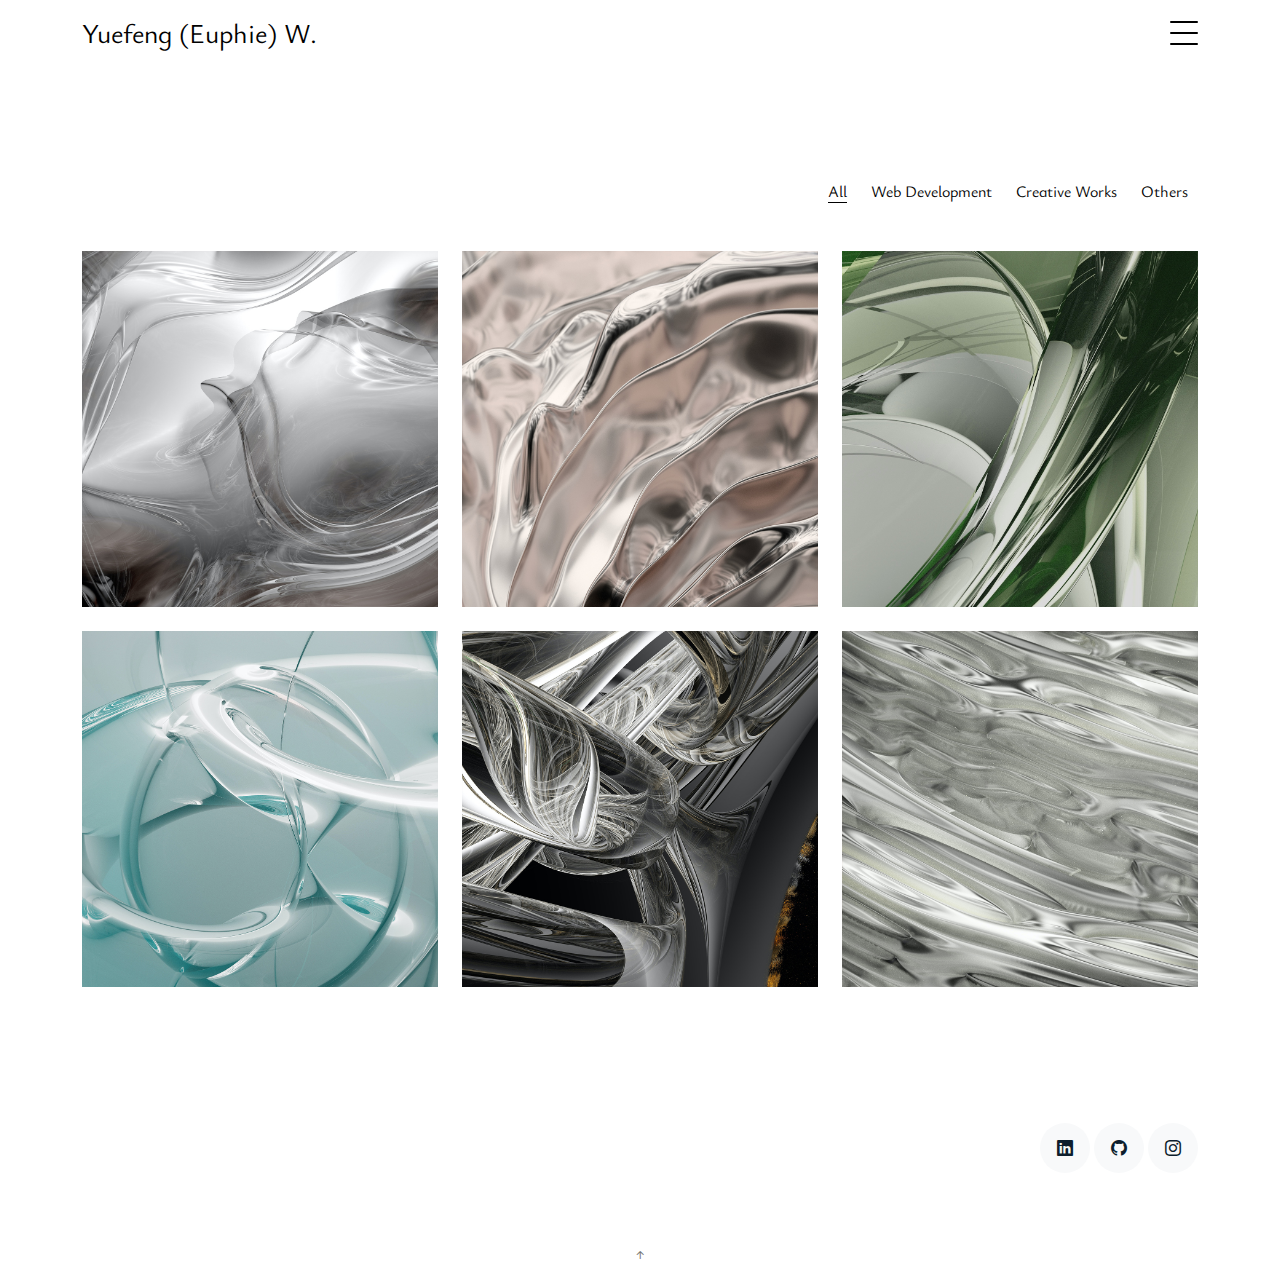
<file: index.html>
<!DOCTYPE html>
<html lang="en">

<head>
  <meta charset="utf-8">
  <meta content="width=device-width, initial-scale=1.0" name="viewport">
  <!-- https://cieranmurphy.com/ -->
  <title>Yuefeng (Euphie) Wang</title>
  <meta content="" name="description">
  <meta content="" name="keywords">

  <!-- Favicons -->
  <link href="assets/img/favicon.ico" rel="icon">
  <link href="assets/img/favicon.ico" rel="apple-touch-icon">

  <!-- Google Fonts -->
  <!-- <link rel="preconnect" href="https://fonts.googleapis.com">
  <link rel="preconnect" href="https://fonts.gstatic.com" crossorigin> -->
  <link
    href="https://fonts.googleapis.com/css2?family=Ysabeau+Infant:ital,wght@0,1;0,100;0,200;0,300;0,500;0,600;0,800;0,900;1,200&display=swap"
    rel="stylesheet">
  <!-- <link href="https://fonts.googleapis.com/css?family=https://fonts.googleapis.com/css?family=Inconsolata:400,500,600,700|Raleway:400,400i,500,500i,600,600i,700,700i" rel="stylesheet"> -->

  <!-- Vendor CSS Files -->
  <link href="assets/vendor/aos/aos.css" rel="stylesheet">
  <link href="assets/vendor/bootstrap/css/bootstrap.min.css" rel="stylesheet">
  <link href="assets/vendor/bootstrap-icons/bootstrap-icons.css" rel="stylesheet">
  <link href="assets/vendor/swiper/swiper-bundle.min.css" rel="stylesheet">

  <!-- Template Main CSS File -->
  <link href="assets/css/style.css" rel="stylesheet">

</head>

<body>

  <!-- ======= Navbar ======= -->
  <div class="collapse navbar-collapse custom-navmenu" id="main-navbar">
    <div class="container py-2 py-md-5">
      <div class="row align-items-start">
        <div class="col-md-2">
          <ul class="custom-menu">
            <li class="active"><a href="index.html">Home</a></li>
            <li><a href="about.html">About Me</a></li>
            <li><a href="project.html">Web Development</a></li>
            <li><a href="photography.html">Photography</a></li>
            <li><a href="design.html">Design</a></li>
            <li><a href="illustration.html">Illustration</a></li>
            <!-- <li><a href="blog.html">Blog</a></li> -->
          </ul>
        </div>
        <div class="col-md-6 d-none d-md-block  mr-auto">
          <div class="tweet d-flex">
            <div>
              <p><em>A Versatile Professional in both Web Development and Traffic Engineering, with proficiency in
                  multiple
                  programming languages and technologies. Seamlessly combine technical proficiency with artistic flair
                  to develop effective solutions with a lasting impact.<br></em></p>
            </div>
          </div>
        </div>
        <div class="col-md-4 d-none d-md-block">
          <h3>Hire Me</h3>
          <p>Web Developer | Photographer | Graphics Designer <br> <a href="#">aaadoki@gmail.com &nbsp</a>
            <a href="https://www.linkedin.com/in/yuefeng-w-386377220/"><span class="bi bi-linkedin">&nbsp</span></a>
            <a href="https://github.com/euphw"><span class="bi bi-github">&nbsp</span></a>
            <a href="https://www.instagram.com/aaadoki/"><span class="bi bi-instagram">&nbsp</span></a>
        </p>
        </div>
      </div>

    </div>
  </div>

  <nav class="navbar navbar-light custom-navbar">
    <div class="container">
      <a class="navbar-brand" href="index.html">Yuefeng (Euphie) W.</a>
      <a href="#" class="burger" data-bs-toggle="collapse" data-bs-target="#main-navbar">
        <span></span>
      </a>
    </div>
  </nav>

  <main id="main">

    <!-- ======= Works Section ======= -->
    <section class="section site-portfolio">
      <div class="container">
        <div class="row mb-5 align-items-center">
          <div class="col-md-12 col-lg-6 mb-4 mb-lg-0" data-aos="fade-up">
            <h2></h2>
            <p class="mb-0"></p>
          </div>
          <div class="col-md-12 col-lg-6 text-start text-lg-end" data-aos="fade-up" data-aos-delay="100">
            <div id="filters" class="filters">
              <a href="#" data-filter="*" class="active">All</a>
              <a href="#" data-filter=".web">Web Development</a>
              <a href="#" data-filter=".creative">Creative Works</a>
              <a href="#" data-filter=".others">Others</a>
            </div>
          </div>
        </div>
        <div id="portfolio-grid" class="row no-gutter portfolio-grid" data-aos="fade-up" data-aos-delay="200">
          <div class="item web col-sm-6 col-md-4 col-lg-4 mb-4">
            <a href="project.html" class="item-wrap fancybox">
              <div class="work-info">
                <h3>Projects</h3>
                <span>Web Development</span>
              </div>
              <img class="img-fluid" src="assets/img/bg-1.jpg">
            </a>
          </div>
          <div class="item creative col-sm-6 col-md-4 col-lg-4 mb-4">
            <a href="photography.html" class="item-wrap fancybox">
              <div class="work-info">
                <h3>Photography</h3>
                <span>Creative Works</span>
              </div>
              <img class="img-fluid" src="assets/img/bg-2.jpg">
            </a>
          </div>
          <div class="item creative col-sm-6 col-md-4 col-lg-4 mb-4">
            <a href="design.html" class="item-wrap fancybox">
              <div class="work-info">
                <h3>Design</h3>
                <span>Creative Works</span>
              </div>
              <img class="img-fluid" src="assets/img/bg-5.jpg">
            </a>
          </div>
          <div class="item creative col-sm-6 col-md-4 col-lg-4 mb-4">
            <a href="illustration.html" class="item-wrap fancybox">
              <div class="work-info">
                <h3>Illustration</h3>
                <span>Creative Works</span>
              </div>
              <img class="img-fluid" src="assets/img/bg-4.jpg">
            </a>
          </div>
          <div class="item others col-sm-6 col-md-4 col-lg-4 mb-4">
            <a href="about.html" class="item-wrap fancybox">
              <div class="work-info">
                <h3>About me</h3>
                <span>Others</span>
              </div>
              <img class="img-fluid" src="assets/img/dev.jpg">
            </a>
          </div>
          <div class="item others col-sm-6 col-md-4 col-lg-4 mb-4">
            <a href="blog.html" class="item-wrap fancybox">
              <div class="work-info">
                <h3>Blog</h3>
                <span>Others</span>
              </div>
              <img class="img-fluid" src="assets/img/bg-6.jpg">
            </a>
          </div>
        </div>
      </div>
    </section><!-- End  Works Section -->


    <!-- ======= Services Section ======= -->
    <!-- <section class="section services">
      <div class="container">
        <div class="row justify-content-center text-center mb-4">
          <div class="col-5">
            <h3 class="h3 heading">My Services</h3>
            <p>Lorem ipsum dolor sit amet consectetur adipisicing elit explicabo inventore.</p>
          </div>
        </div>
        <div class="row">

          <div class="col-12 col-sm-6 col-md-6 col-lg-3">
            <i class="bi bi-card-checklist"></i>
            <h4 class="h4 mb-2">Web Design</h4>
            <p>Lorem ipsum dolor sit amet consectetur adipisicing elit explicabo inventore.</p>
            <ul class="list-unstyled list-line">
              <li>Lorem ipsum dolor sit amet consectetur adipisicing</li>
              <li>Non pariatur nisi</li>
              <li>Magnam soluta quod</li>
              <li>Lorem ipsum dolor</li>
              <li>Cumque quae aliquam</li>
            </ul>
          </div>
          <div class="col-12 col-sm-6 col-md-6 col-lg-3">
            <i class="bi bi-binoculars"></i>
            <h4 class="h4 mb-2">Mobile Applications</h4>
            <p>Lorem ipsum dolor sit amet consectetur adipisicing elit explicabo inventore.</p>
            <ul class="list-unstyled list-line">
              <li>Lorem ipsum dolor sit amet consectetur adipisicing</li>
              <li>Non pariatur nisi</li>
              <li>Magnam soluta quod</li>
              <li>Lorem ipsum dolor</li>
              <li>Cumque quae aliquam</li>
            </ul>
          </div>
          <div class="col-12 col-sm-6 col-md-6 col-lg-3">
            <i class="bi bi-brightness-high"></i>
            <h4 class="h4 mb-2">Graphic Design</h4>
            <p>Lorem ipsum dolor sit amet consectetur adipisicing elit explicabo inventore.</p>
            <ul class="list-unstyled list-line">
              <li>Lorem ipsum dolor sit amet consectetur adipisicing</li>
              <li>Non pariatur nisi</li>
              <li>Magnam soluta quod</li>
              <li>Lorem ipsum dolor</li>
              <li>Cumque quae aliquam</li>
            </ul>
          </div>
          <div class="col-12 col-sm-6 col-md-6 col-lg-3">
            <i class="bi bi-calendar4-week"></i>
            <h4 class="h4 mb-2">SEO</h4>
            <p>Lorem ipsum dolor sit amet consectetur adipisicing elit explicabo inventore.</p>
            <ul class="list-unstyled list-line">
              <li>Lorem ipsum dolor sit amet consectetur adipisicing</li>
              <li>Non pariatur nisi</li>
              <li>Magnam soluta quod</li>
              <li>Lorem ipsum dolor</li>
              <li>Cumque quae aliquam</li>
            </ul>
          </div>
        </div>
      </div>
    </section> -->
    <!-- End Services Section -->

  </main><!-- End #main -->

  <!-- ======= Footer ======= -->
  <footer class="footer" role="contentinfo">
    <div class="container">
      <div class="row">
        <div class="col-sm-6" style="color:rgb(255, 255, 255);">
          <p class="mb-1">&copy; Copyright MyPortfolio. All Rights Reserved</p>
          <div class="credits">
            <!--
            All the links in the footer should remain intact.
            You can delete the links only if you purchased the pro version.
            Licensing information: https://bootstrapmade.com/license/
            Purchase the pro version with working PHP/AJAX contact form: https://bootstrapmade.com/buy/?theme=MyPortfolio
          -->
            Designed by <a href="https://bootstrapmade.com/" style="color: rgb(255, 255, 255);">BootstrapMade</a>
          </div>
        </div>
        <div class="col-sm-6 social text-md-end">
          <a href="https://www.linkedin.com/in/yuefeng-w-386377220/"><span class="bi bi-linkedin"></span></a>
          <a href="https://github.com/euphw"><span class="bi bi-github"></span></a>
          <a href="https://www.instagram.com/aaadoki/"><span class="bi bi-instagram"></span></a>
        </div>
      </div>
    </div>
  </footer>

  <a href="#" class="back-to-top d-flex align-items-center justify-content-center"><i
      class="bi bi-arrow-up-short"></i></a>

  <!-- Vendor JS Files -->
  <script src="assets/vendor/aos/aos.js"></script>
  <script src="assets/vendor/bootstrap/js/bootstrap.bundle.min.js"></script>
  <script src="assets/vendor/isotope-layout/isotope.pkgd.min.js"></script>
  <script src="assets/vendor/swiper/swiper-bundle.min.js"></script>
  <script src="assets/vendor/php-email-form/validate.js"></script>

  <!-- Template Main JS File -->
  <script src="assets/js/main.js"></script>

</body>

</html>
</file>
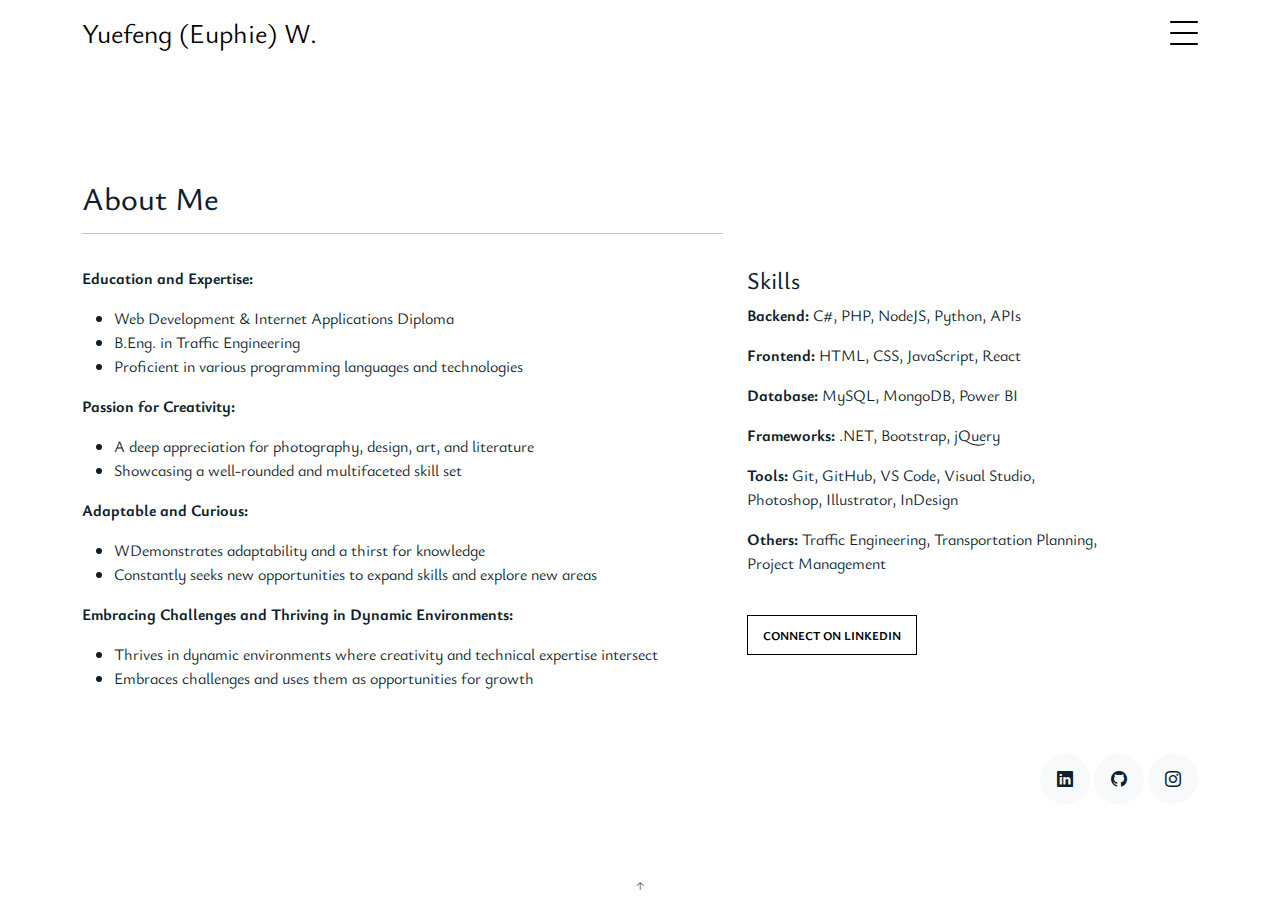
<file: about.html>
<!DOCTYPE html>
<html lang="en">

<head>
  <meta charset="utf-8">
  <meta content="width=device-width, initial-scale=1.0" name="viewport">
  <!-- https://cieranmurphy.com/ -->
  <title>Yuefeng (Euphie) Wang</title>
  <meta content="" name="description">
  <meta content="" name="keywords">

  <!-- Favicons -->
  <link href="assets/img/favicon.ico" rel="icon">
  <link href="assets/img/favicon.ico" rel="apple-touch-icon">

  <!-- Google Fonts -->
  <!-- <link rel="preconnect" href="https://fonts.googleapis.com">
  <link rel="preconnect" href="https://fonts.gstatic.com" crossorigin> -->
  <link
    href="https://fonts.googleapis.com/css2?family=Ysabeau+Infant:ital,wght@0,1;0,100;0,200;0,300;0,500;0,600;0,800;0,900;1,200&display=swap"
    rel="stylesheet">
  <!-- <link href="https://fonts.googleapis.com/css?family=https://fonts.googleapis.com/css?family=Inconsolata:400,500,600,700|Raleway:400,400i,500,500i,600,600i,700,700i" rel="stylesheet"> -->

  <!-- Vendor CSS Files -->
  <link href="assets/vendor/aos/aos.css" rel="stylesheet">
  <link href="assets/vendor/bootstrap/css/bootstrap.min.css" rel="stylesheet">
  <link href="assets/vendor/bootstrap-icons/bootstrap-icons.css" rel="stylesheet">
  <link href="assets/vendor/swiper/swiper-bundle.min.css" rel="stylesheet">

  <!-- Template Main CSS File -->
  <link href="assets/css/style.css" rel="stylesheet">


</head>

<body>

  <!-- ======= Navbar ======= -->
  <div class="collapse navbar-collapse custom-navmenu" id="main-navbar">
    <div class="container py-2 py-md-5">
      <div class="row align-items-start">
        <div class="col-md-2">
          <ul class="custom-menu">
            <li><a href="index.html">Home</a></li>
            <li class="active"><a href="about.html">About Me</a></li>
            <li><a href="project.html">Web Development</a></li>
            <li><a href="photography.html">Photography</a></li>
            <li><a href="design.html">Design</a></li>
            <li><a href="illustration.html">Illustration</a></li>
            <!-- <li><a href="blog.html">Blog</a></li> -->
          </ul>
        </div>
        <div class="col-md-6 d-none d-md-block  mr-auto">
          <div class="tweet d-flex">
            <div>
              <p><em>A Versatile Professional in both Web Development and Traffic Engineering, with proficiency in
                  multiple
                  programming languages and technologies. Seamlessly combine technical proficiency with artistic flair
                  to develop effective solutions with a lasting impact.<br></em></p>
            </div>
          </div>
        </div>
        <div class="col-md-4 d-none d-md-block">
          <h3>Hire Me</h3>
          <p>Web Developer | Photographer | Graphics Designer <br> <a href="#">aaadoki@gmail.com &nbsp</a>
            <a href="https://www.linkedin.com/in/yuefeng-w-386377220/"><span class="bi bi-linkedin">&nbsp</span></a>
            <a href="https://github.com/euphw"><span class="bi bi-github">&nbsp</span></a>
            <a href="https://www.instagram.com/aaadoki/"><span class="bi bi-instagram">&nbsp</span></a>
          </p>
        </div>
      </div>

    </div>
  </div>

  <nav class="navbar navbar-light custom-navbar">
    <div class="container">
      <a class="navbar-brand" href="index.html">Yuefeng (Euphie) W.</a>
      <a href="#" class="burger" data-bs-toggle="collapse" data-bs-target="#main-navbar">
        <span></span>
      </a>
    </div>
  </nav>

  <main id="main">

    <section class="section pb-5">
      <div class="container">
        <div class="row mb-3 align-items-end">
          <div class="col-md-7" data-aos="fade-up">
            <h2>About Me</h2>
            <hr>
          </div>
        </div>
        <div class="row">
          <div class="col-md-4 ml-auto order-2" data-aos="fade-up">
            <h4>Skills</strong></h4>
            <p><strong>Backend:</strong> C#, PHP, NodeJS, Python, APIs</p>
            <p><strong>Frontend:</strong> HTML, CSS, JavaScript, React</p>
            <p><strong>Database:</strong> MySQL, MongoDB, Power BI</p>
            <p><strong>Frameworks:</strong> .NET, Bootstrap, jQuery</p>
            <p><strong>Tools:</strong> Git, GitHub, VS Code, Visual Studio, Photoshop, Illustrator, InDesign</p>
            <p><strong>Others:</strong> Traffic Engineering, Transportation Planning, Project Management</p>
            <br>
            <p><a href="https://www.linkedin.com/in/yuefeng-w-386377220/" class="readmore">Connect on Linkedin</a></p>
          </div>
          <div class="col-md-7 mb-5 mb-md-0" data-aos="fade-up">
            <p><strong>Education and Expertise:</strong></p>
            <ul>
              <li>Web Development & Internet Applications Diploma</li>
              <li>B.Eng. in Traffic Engineering</li>
              <li>Proficient in various programming languages and technologies</li>
            </ul>
            <p><strong>Passion for Creativity:</strong></p>
            <ul>
              <li>A deep appreciation for photography, design, art, and literature</li>
              <li>Showcasing a well-rounded and multifaceted skill set</li>
            </ul>
            <p><strong>Adaptable and Curious:</strong></p>
            <ul>
              <li>WDemonstrates adaptability and a thirst for knowledge</li>
              <li>Constantly seeks new opportunities to expand skills and explore new areas</li>
            </ul>
            <p><strong>Embracing Challenges and Thriving in Dynamic Environments:</strong></p>
            <ul>
              <li>Thrives in dynamic environments where creativity and technical expertise intersect</li>
              <li>Embraces challenges and uses them as opportunities for growth</li>
            </ul>
          </div>
        </div>
      </div>
    </section>

  </main><!-- End #main -->

  <!-- ======= Footer ======= -->
  <footer class="footer" role="contentinfo">
    <div class="container">
      <div class="row">
        <div class="col-sm-6" style="color:rgb(255, 255, 255);">
          <p class="mb-1">&copy; Copyright MyPortfolio. All Rights Reserved</p>
          <div class="credits">
            <!--
        All the links in the footer should remain intact.
        You can delete the links only if you purchased the pro version.
        Licensing information: https://bootstrapmade.com/license/
        Purchase the pro version with working PHP/AJAX contact form: https://bootstrapmade.com/buy/?theme=MyPortfolio
      -->
            Designed by <a href="https://bootstrapmade.com/" style="color: rgb(255, 255, 255);">BootstrapMade</a>
          </div>
        </div>
        <div class="col-sm-6 social text-md-end">
          <a href="https://www.linkedin.com/in/yuefeng-w-386377220/"><span class="bi bi-linkedin"></span></a>
          <a href="https://github.com/euphw"><span class="bi bi-github"></span></a>
          <a href="https://www.instagram.com/aaadoki/"><span class="bi bi-instagram"></span></a>
        </div>
      </div>
    </div>
  </footer>

  <a href="#" class="back-to-top d-flex align-items-center justify-content-center"><i
      class="bi bi-arrow-up-short"></i></a>

  <!-- Vendor JS Files -->
  <script src="assets/vendor/aos/aos.js"></script>
  <script src="assets/vendor/bootstrap/js/bootstrap.bundle.min.js"></script>
  <script src="assets/vendor/isotope-layout/isotope.pkgd.min.js"></script>
  <script src="assets/vendor/swiper/swiper-bundle.min.js"></script>
  <script src="assets/vendor/php-email-form/validate.js"></script>
  <script src="https://code.jquery.com/jquery-3.6.0.min.js"></script>
  <script src="https://stackpath.bootstrapcdn.com/bootstrap/4.5.2/js/bootstrap.min.js"></script>

  <!-- Template Main JS File -->
  <script src="assets/js/main.js"></script>

</body>

</html>
</file>
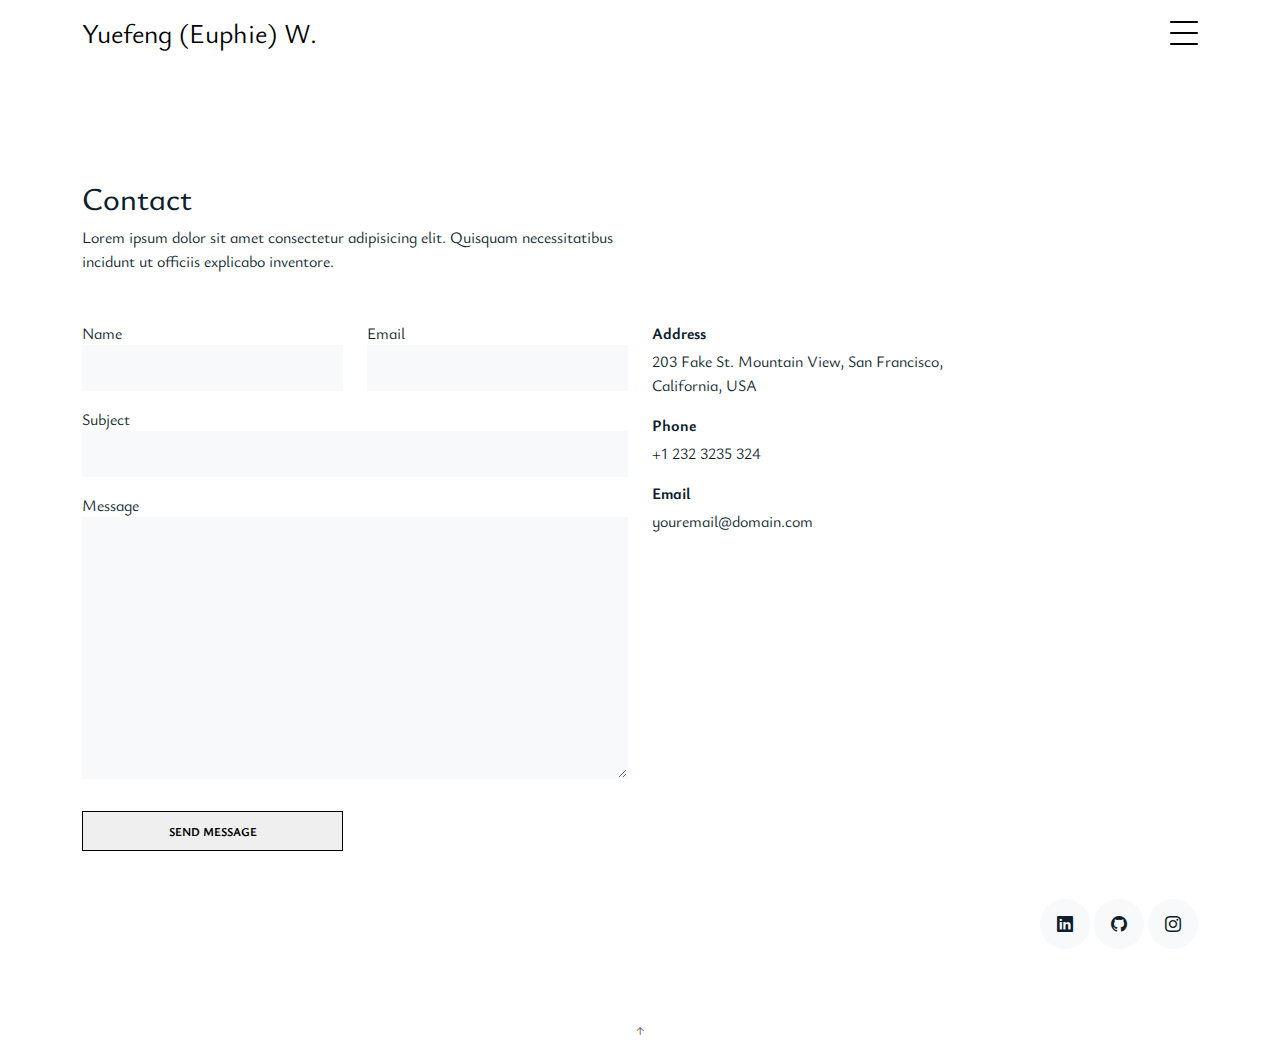
<file: contact.html>
<!DOCTYPE html>
<html lang="en">

<head>
  <meta charset="utf-8">
  <meta content="width=device-width, initial-scale=1.0" name="viewport">
  <!-- https://cieranmurphy.com/ -->
  <title>Yuefeng (Euphie) Wang</title>
  <meta content="" name="description">
  <meta content="" name="keywords">

  <!-- Favicons -->
  <link href="assets/img/favicon.ico" rel="icon">
  <link href="assets/img/favicon.ico" rel="apple-touch-icon">

  <!-- Google Fonts -->
  <!-- <link rel="preconnect" href="https://fonts.googleapis.com">
  <link rel="preconnect" href="https://fonts.gstatic.com" crossorigin> -->
  <link
    href="https://fonts.googleapis.com/css2?family=Ysabeau+Infant:ital,wght@0,1;0,100;0,200;0,300;0,500;0,600;0,800;0,900;1,200&display=swap"
    rel="stylesheet">
  <!-- <link href="https://fonts.googleapis.com/css?family=https://fonts.googleapis.com/css?family=Inconsolata:400,500,600,700|Raleway:400,400i,500,500i,600,600i,700,700i" rel="stylesheet"> -->

  <!-- Vendor CSS Files -->
  <link href="assets/vendor/aos/aos.css" rel="stylesheet">
  <link href="assets/vendor/bootstrap/css/bootstrap.min.css" rel="stylesheet">
  <link href="assets/vendor/bootstrap-icons/bootstrap-icons.css" rel="stylesheet">
  <link href="assets/vendor/swiper/swiper-bundle.min.css" rel="stylesheet">

  <!-- Template Main CSS File -->
  <link href="assets/css/style.css" rel="stylesheet">
</head>

<body>

  <!-- ======= Navbar ======= -->
  <div class="collapse navbar-collapse custom-navmenu" id="main-navbar">
    <div class="container py-2 py-md-5">
      <div class="row align-items-start">
        <div class="col-md-2">
          <ul class="custom-menu">
            <li class="active"><a href="index.html">Home</a></li>
            <li><a href="about.html">About Me</a></li>
            <li><a href="project.html">Web Development</a></li>
            <li><a href="photography.html">Photography</a></li>
            <li><a href="design.html">Design</a></li>
            <li><a href="illustration.html">Illustration</a></li>
            <!-- <li><a href="contact.html">Contact</a></li> -->
          </ul>
        </div>
        <div class="col-md-6 d-none d-md-block  mr-auto">
          <div class="tweet d-flex">
            <div>
              <p><em>A Versatile Professional in both Web Development and Traffic Engineering, with proficiency in multiple
                  programming languages and technologies. Seamlessly combine technical proficiency with artistic flair
                  to develop effective solutions with a lasting impact.<br></em></p>
            </div>
          </div>
        </div>
        <div class="col-md-4 d-none d-md-block">
          <h3>Hire Me</h3>
          <p>Web Developer | Photographer | Graphics Designer <br> <a href="#">aaadoki@gmail.com</a></p>
        </div>
      </div>

    </div>
  </div>

  <nav class="navbar navbar-light custom-navbar">
    <div class="container">
      <a class="navbar-brand" href="index.html">Yuefeng (Euphie) W.</a>
      <a href="#" class="burger" data-bs-toggle="collapse" data-bs-target="#main-navbar">
        <span></span>
      </a>
    </div>
  </nav>

  <main id="main">

    <section class="section pb-5">
      <div class="container">

        <div class="row mb-5 align-items-end">
          <div class="col-md-6" data-aos="fade-up">
            <h2>Contact</h2>
            <p class="mb-0">Lorem ipsum dolor sit amet consectetur adipisicing elit. Quisquam necessitatibus incidunt ut
              officiis explicabo inventore.
            </p>
          </div>

        </div>
        <div class="row">
          <div class="col-md-6 mb-5 mb-md-0" data-aos="fade-up">

            <form action="forms/contact.php" method="post" role="form" class="php-email-form">
              <div class="row gy-3">
                <div class="col-md-6 form-group">
                  <label for="name">Name</label>
                  <input type="text" name="name" class="form-control" id="name" required>
                </div>
                <div class="col-md-6 form-group">
                  <label for="name">Email</label>
                  <input type="email" class="form-control" name="email" id="email" required>
                </div>
                <div class="col-md-12 form-group">
                  <label for="name">Subject</label>
                  <input type="text" class="form-control" name="subject" id="subject" required>
                </div>
                <div class="col-md-12 form-group">
                  <label for="name">Message</label>
                  <textarea class="form-control" name="message" cols="30" rows="10" required></textarea>
                </div>

                <div class="col-md-12 my-3">
                  <div class="loading">Loading</div>
                  <div class="error-message"></div>
                  <div class="sent-message">Your message has been sent. Thank you!</div>
                </div>

                <div class="col-md-6 mt-0 form-group">
                  <input type="submit" class="readmore d-block w-100" value="Send Message">
                </div>
              </div>

            </form>

          </div>

          <div class="col-md-4 ml-auto order-2" data-aos="fade-up">
            <ul class="list-unstyled">
              <li class="mb-3">
                <strong class="d-block mb-1">Address</strong>
                <span>203 Fake St. Mountain View, San Francisco, California, USA</span>
              </li>
              <li class="mb-3">
                <strong class="d-block mb-1">Phone</strong>
                <span>+1 232 3235 324</span>
              </li>
              <li class="mb-3">
                <strong class="d-block mb-1">Email</strong>
                <span>youremail@domain.com</span>
              </li>
            </ul>
          </div>

        </div>

      </div>

    </section>

  </main><!-- End #main -->

 <!-- ======= Footer ======= -->
 <footer class="footer" role="contentinfo">
  <div class="container">
      <div class="row">
          <div class="col-sm-6" style="color:rgb(255, 255, 255);">
              <p class="mb-1">&copy; Copyright MyPortfolio. All Rights Reserved</p>
              <div class="credits">
                  <!--
      All the links in the footer should remain intact.
      You can delete the links only if you purchased the pro version.
      Licensing information: https://bootstrapmade.com/license/
      Purchase the pro version with working PHP/AJAX contact form: https://bootstrapmade.com/buy/?theme=MyPortfolio
    -->
                  Designed by <a href="https://bootstrapmade.com/"
                      style="color: rgb(255, 255, 255);">BootstrapMade</a>
              </div>
          </div>
          <div class="col-sm-6 social text-md-end">
            <a href="https://www.linkedin.com/in/yuefeng-w-386377220/"><span class="bi bi-linkedin"></span></a>
            <a href="https://github.com/euphw"><span class="bi bi-github"></span></a>
            <a href="https://www.instagram.com/aaadoki/"><span class="bi bi-instagram"></span></a>
          </div>
      </div>
  </div>
</footer>

<a href="#" class="back-to-top d-flex align-items-center justify-content-center"><i
      class="bi bi-arrow-up-short"></i></a>

<!-- Vendor JS Files -->
<script src="assets/vendor/aos/aos.js"></script>
<script src="assets/vendor/bootstrap/js/bootstrap.bundle.min.js"></script>
<script src="assets/vendor/isotope-layout/isotope.pkgd.min.js"></script>
<script src="assets/vendor/swiper/swiper-bundle.min.js"></script>
<script src="assets/vendor/php-email-form/validate.js"></script>
<script src="https://code.jquery.com/jquery-3.6.0.min.js"></script>
<script src="https://stackpath.bootstrapcdn.com/bootstrap/4.5.2/js/bootstrap.min.js"></script>

<!-- Template Main JS File -->
<script src="assets/js/main.js"></script>

</body>

</html>
</file>
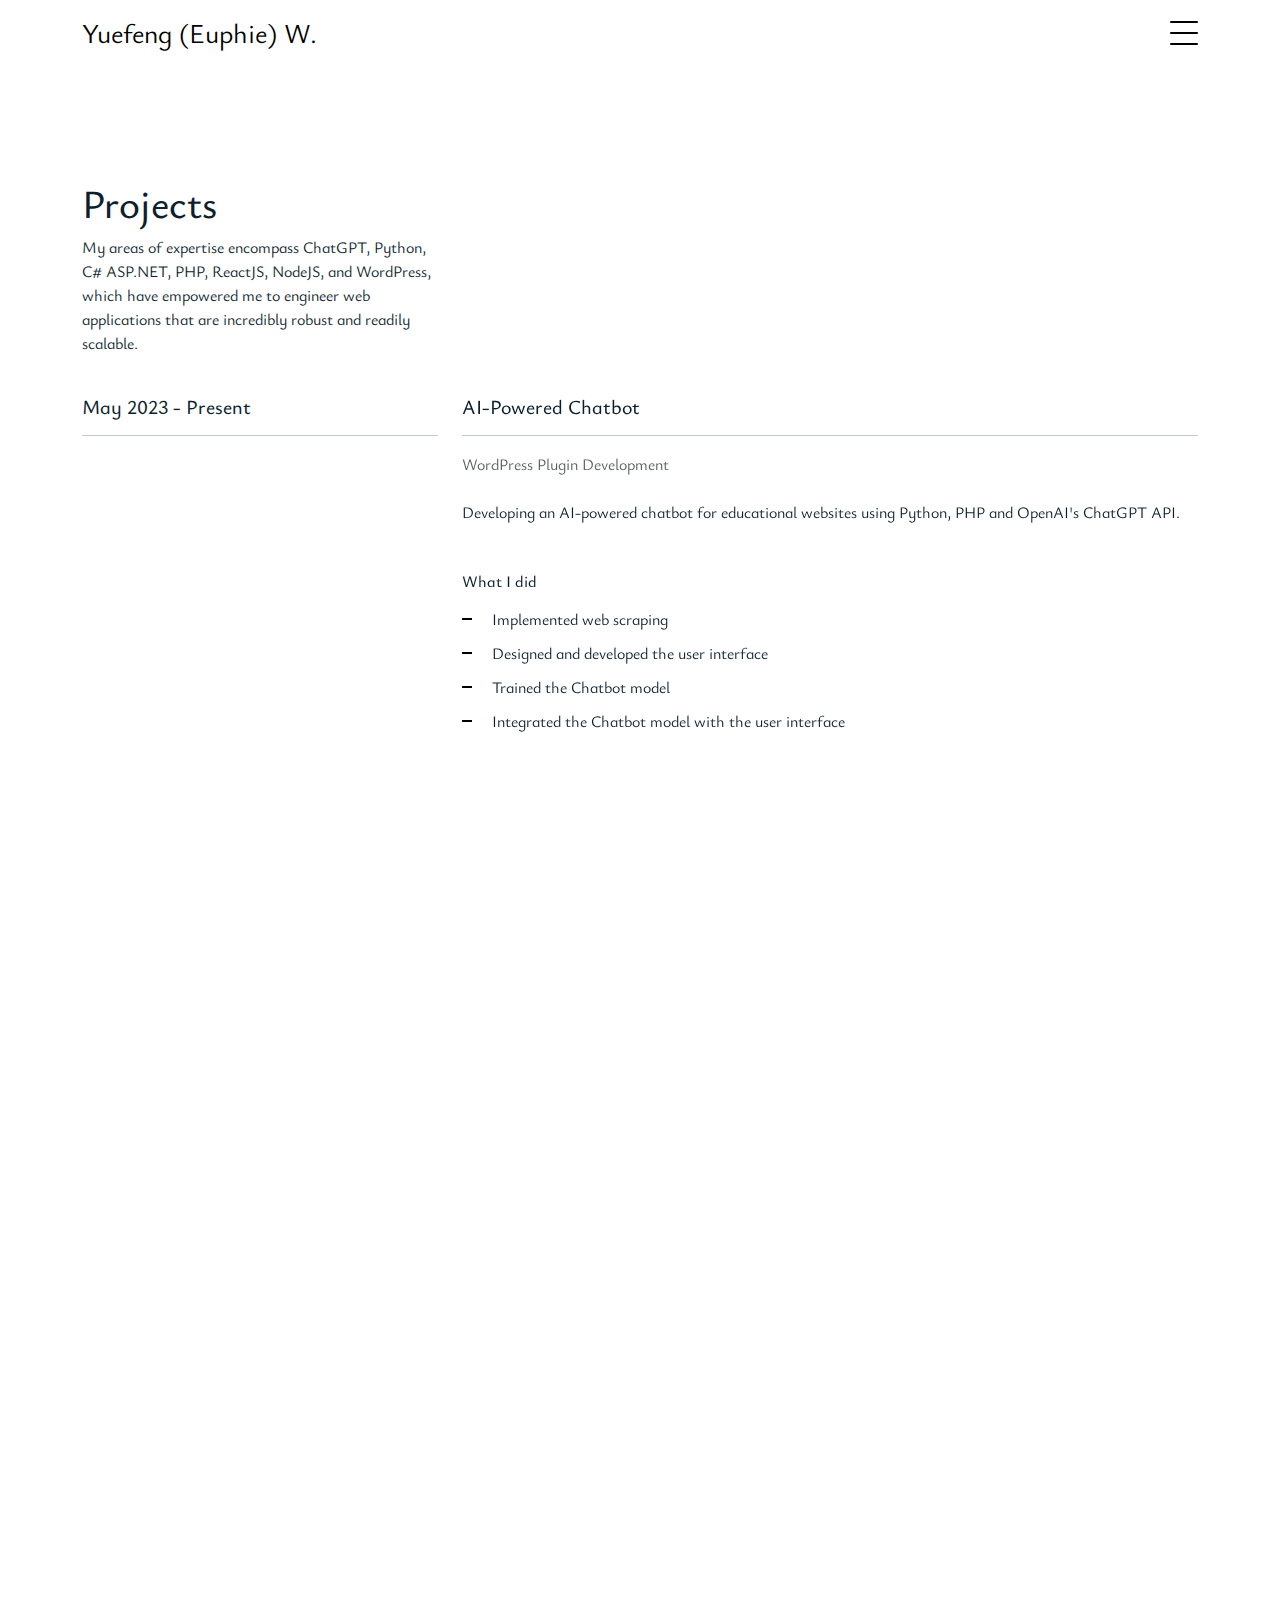
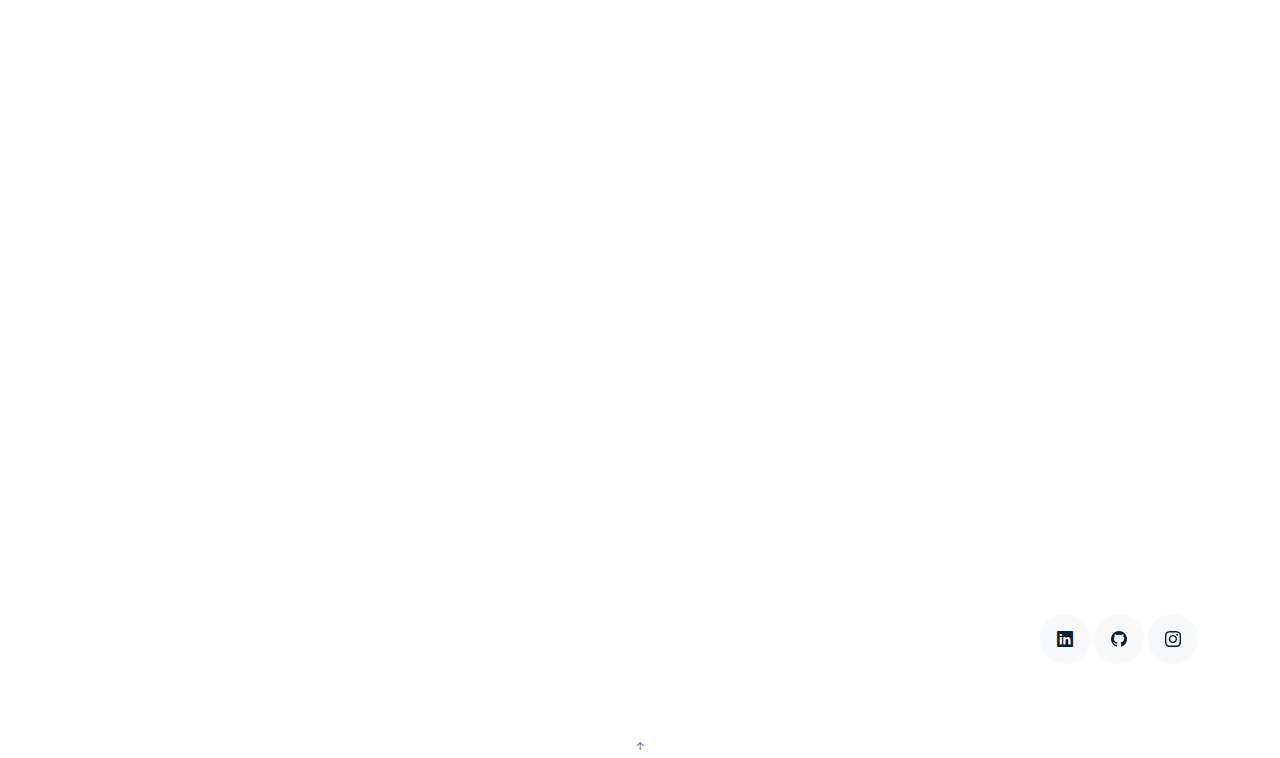
<file: project.html>
<!DOCTYPE html>
<html lang="en">

<head>
  <meta charset="utf-8">
  <meta content="width=device-width, initial-scale=1.0" name="viewport">
  <!-- https://cieranmurphy.com/ -->
  <title>Projects</title>
  <meta content="" name="description">
  <meta content="" name="keywords">

  <!-- Favicons -->
  <link href="assets/img/favicon.ico" rel="icon">
  <link href="assets/img/favicon.ico" rel="apple-touch-icon">

  <!-- Google Fonts -->
  <!-- <link rel="preconnect" href="https://fonts.googleapis.com">
  <link rel="preconnect" href="https://fonts.gstatic.com" crossorigin> -->
  <link
    href="https://fonts.googleapis.com/css2?family=Ysabeau+Infant:ital,wght@0,1;0,100;0,200;0,300;0,500;0,600;0,800;0,900;1,200&display=swap"
    rel="stylesheet">
  <!-- <link href="https://fonts.googleapis.com/css?family=https://fonts.googleapis.com/css?family=Inconsolata:400,500,600,700|Raleway:400,400i,500,500i,600,600i,700,700i" rel="stylesheet"> -->

  <!-- Vendor CSS Files -->
  <link href="assets/vendor/aos/aos.css" rel="stylesheet">
  <link href="assets/vendor/bootstrap/css/bootstrap.min.css" rel="stylesheet">
  <link href="assets/vendor/bootstrap-icons/bootstrap-icons.css" rel="stylesheet">
  <link href="assets/vendor/swiper/swiper-bundle.min.css" rel="stylesheet">

  <!-- Template Main CSS File -->
  <link href="assets/css/style.css" rel="stylesheet">

</head>

<body>

  <!-- ======= Navbar ======= -->
  <div class="collapse navbar-collapse custom-navmenu" id="main-navbar">
    <div class="container py-2 py-md-5">
      <div class="row align-items-start">
        <div class="col-md-2">
          <ul class="custom-menu">
            <li><a href="index.html">Home</a></li>
            <li><a href="about.html">About Me</a></li>
            <li class="active"><a href="project.html">Web Development</a></li>
            <li><a href="photography.html">Photography</a></li>
            <li><a href="design.html">Design</a></li>
            <li><a href="illustration.html">Illustration</a></li>
            <!-- <li><a href="contact.html">Contact</a></li> -->
          </ul>
        </div>
        <div class="col-md-6 d-none d-md-block  mr-auto">
          <div class="tweet d-flex">
            <div>
              <p><em>A Versatile Professional in both Web Development and Traffic Engineering, with proficiency in
                  multiple
                  programming languages and technologies. Seamlessly combine technical proficiency with artistic flair
                  to develop effective solutions with a lasting impact.<br></em></p>
            </div>
          </div>
        </div>
        <div class="col-md-4 d-none d-md-block">
          <h3>Hire Me</h3>
          <p>Web Developer | Photographer | Graphics Designer <br> <a href="#">aaadoki@gmail.com &nbsp</a>
            <a href="https://www.linkedin.com/in/yuefeng-w-386377220/"><span class="bi bi-linkedin">&nbsp</span></a>
            <a href="https://github.com/euphw"><span class="bi bi-github">&nbsp</span></a>
            <a href="https://www.instagram.com/aaadoki/"><span class="bi bi-instagram">&nbsp</span></a>
        </p>
        </div>
      </div>

    </div>
  </div>

  <nav class="navbar navbar-light custom-navbar">
    <div class="container">
      <a class="navbar-brand" href="index.html">Yuefeng (Euphie) W.</a>
      <a href="#" class="burger" data-bs-toggle="collapse" data-bs-target="#main-navbar">
        <span></span>
      </a>
    </div>
  </nav>

  <main id="main">

    <section class="section">
      <div class="container">
        <div class="row mb-4 align-items-center">
          <div class="col-md-4" data-aos="fade-up">
            <h1>Projects</h1>
            <p>My areas of expertise encompass ChatGPT, Python, C# ASP.NET, PHP, ReactJS, NodeJS, and WordPress, which
              have empowered me to engineer web applications that are incredibly robust and readily scalable.</p>
          </div>
        </div>
      </div>

      <div class="site-section pb-0">

        <div class="container">
          <div class="row align-items-stretch">
            <div class="col-md-4" data-aos="fade-up">
              <h3 class="h3">May 2023 - Present</h3>
              <hr>
            </div>
            <div class="col-md-8 ml-auto" data-aos="fade-up" data-aos-delay="100">
              <div class="sticky-content">
                <h3 class="h3">AI-Powered Chatbot</h3>
                <hr>
                <p class="mb-4"><span class="text-muted">WordPress Plugin Development</span></p>

                <div class="mb-5">
                  <p>Developing an AI-powered chatbot for educational websites using Python, PHP and OpenAI's ChatGPT
                    API.</p>

                </div>

                <h4 class="h4 mb-3">What I did</h4>
                <ul class="list-unstyled list-line mb-5">
                  <li>Implemented web scraping</li>
                  <li>Designed and developed the user interface</li>
                  <li>Trained the Chatbot model</li>
                  <li>Integrated the Chatbot model with the user interface</li>
                </ul>
                <!-- <p><a href="#" class="readmore">Github</a></p> -->
              </div>
            </div>
          </div>
        </div>
        <br>
        <div class="container">
          <div class="row align-items-stretch">
            <div class="col-md-4" data-aos="fade-up">
              <h3 class="h3">Jan. 2023 - Apr. 2023</h3>
              <hr>
            </div>
            <div class="col-md-8 ml-auto" data-aos="fade-up" data-aos-delay="100">
              <div class="sticky-content">
                <h3 class="h3">Algonquin College COMMS 3</h3>
                <hr>
                <p class="mb-4"><span class="text-muted">Microsoft Blazor Applicaiton</span></p>

                <div class="mb-5">
                  <p>Course Outline Mapping and Management System 3 for educational institutions.</p>
                </div>
                <h4 class="h4 mb-3">What I did</h4>
                <ul class="list-unstyled list-line mb-5">
                  <li>Implemented DevOps practices</li>
                  <li>Developed technical documentation</li>
                  <li>Drafted the privacy statement</li>
                </ul>
                <p><a class="readmore" href="https://www.youtube.com/embed/e8D3IKIOlF4">Demo</a></p>
              </div>
            </div>
          </div>
        </div>
        <br>
        <div class="container">
          <div class="row align-items-stretch">
            <div class="col-md-4" data-aos="fade-up">
              <h3 class="h3">Sep. 2022 - Dec. 2022</h3>
              <hr>
            </div>
            <div class="col-md-8 ml-auto" data-aos="fade-up" data-aos-delay="100">
              <div class="sticky-content">
                <h3 class="h3">Academic Management System</h3>
                <hr>
                <p class="mb-4"><span class="text-muted">ASP.NET MVC Application</span></p>

                <div class="mb-5">
                  <p>An efficient and comprehensive Academic Management System designed to streamline academic unit
                    management, including course, student, and grade management.</p>

                </div>

                <h4 class="h4 mb-3">What I did</h4>
                <ul class="list-unstyled list-line mb-5">
                  <li>Implemented the core functionality of the system</li>
                  <li>Designed and developed the user interface</li>
                  <li>Integrated MySql as the database backend</li>
                </ul>

                <p><a href="https://github.com/euphw/C--ASP.NET-View-Model-Academic-Management-System.git"
                    class="readmore">Github</a></p>
              </div>
            </div>
          </div>
        </div>
        <br>
        <div class="container">
          <div class="row align-items-stretch">
            <div class="col-md-4" data-aos="fade-up">
              <h3 class="h3">Jul. 2022 - Sep. 2022</h3>
              <hr>
            </div>
            <div class="col-md-8 ml-auto" data-aos="fade-up" data-aos-delay="100">
              <div class="sticky-content">
                <h3 class="h3">Keeper App</h3>
                <hr>
                <p class="mb-4"><span class="text-muted">ReactJs Application</span></p>

                <div class="mb-5">
                  <p>A dynamic note-taking application built using ReactJS, allowing users to create, update, and delete
                    notes.</p>

                </div>

                <h4 class="h4 mb-3">What I did</h4>
                <ul class="list-unstyled list-line mb-5">
                  <li>Implemented the core functionality</li>
                  <li>Integrated MongoDB as the database backend</li>
                  <li>Implemented state management using React's state and props</li>
                </ul>

                <p><a href="https://github.com/euphw/Keeper-App-using-React.git" class="readmore">Github</a></p>
              </div>
            </div>
          </div>
        </div>
      </div>
    </section>



  </main><!-- End #main -->

  <!-- ======= Footer ======= -->
  <footer class="footer" role="contentinfo">
    <div class="container">
      <div class="row">
        <div class="col-sm-6" style="color:rgb(255, 255, 255);">
          <p class="mb-1">&copy; Copyright MyPortfolio. All Rights Reserved</p>
          <div class="credits">
            <!--
        All the links in the footer should remain intact.
        You can delete the links only if you purchased the pro version.
        Licensing information: https://bootstrapmade.com/license/
        Purchase the pro version with working PHP/AJAX contact form: https://bootstrapmade.com/buy/?theme=MyPortfolio
      -->
            Designed by <a href="https://bootstrapmade.com/" style="color: rgb(255, 255, 255);">BootstrapMade</a>
          </div>
        </div>
        <div class="col-sm-6 social text-md-end">
          <a href="https://www.linkedin.com/in/yuefeng-w-386377220/"><span class="bi bi-linkedin"></span></a>
          <a href="https://github.com/euphw"><span class="bi bi-github"></span></a>
          <a href="https://www.instagram.com/aaadoki/"><span class="bi bi-instagram"></span></a>
        </div>
      </div>
    </div>
  </footer>

  <a href="#" class="back-to-top d-flex align-items-center justify-content-center"><i
      class="bi bi-arrow-up-short"></i></a>

  <!-- Vendor JS Files -->
  <script src="assets/vendor/aos/aos.js"></script>
  <script src="assets/vendor/bootstrap/js/bootstrap.bundle.min.js"></script>
  <script src="assets/vendor/isotope-layout/isotope.pkgd.min.js"></script>
  <script src="assets/vendor/swiper/swiper-bundle.min.js"></script>
  <script src="assets/vendor/php-email-form/validate.js"></script>
  <script src="https://code.jquery.com/jquery-3.6.0.min.js"></script>
  <script src="https://stackpath.bootstrapcdn.com/bootstrap/4.5.2/js/bootstrap.min.js"></script>

  <!-- Template Main JS File -->
  <script src="assets/js/main.js"></script>

</body>

</html>
</file>
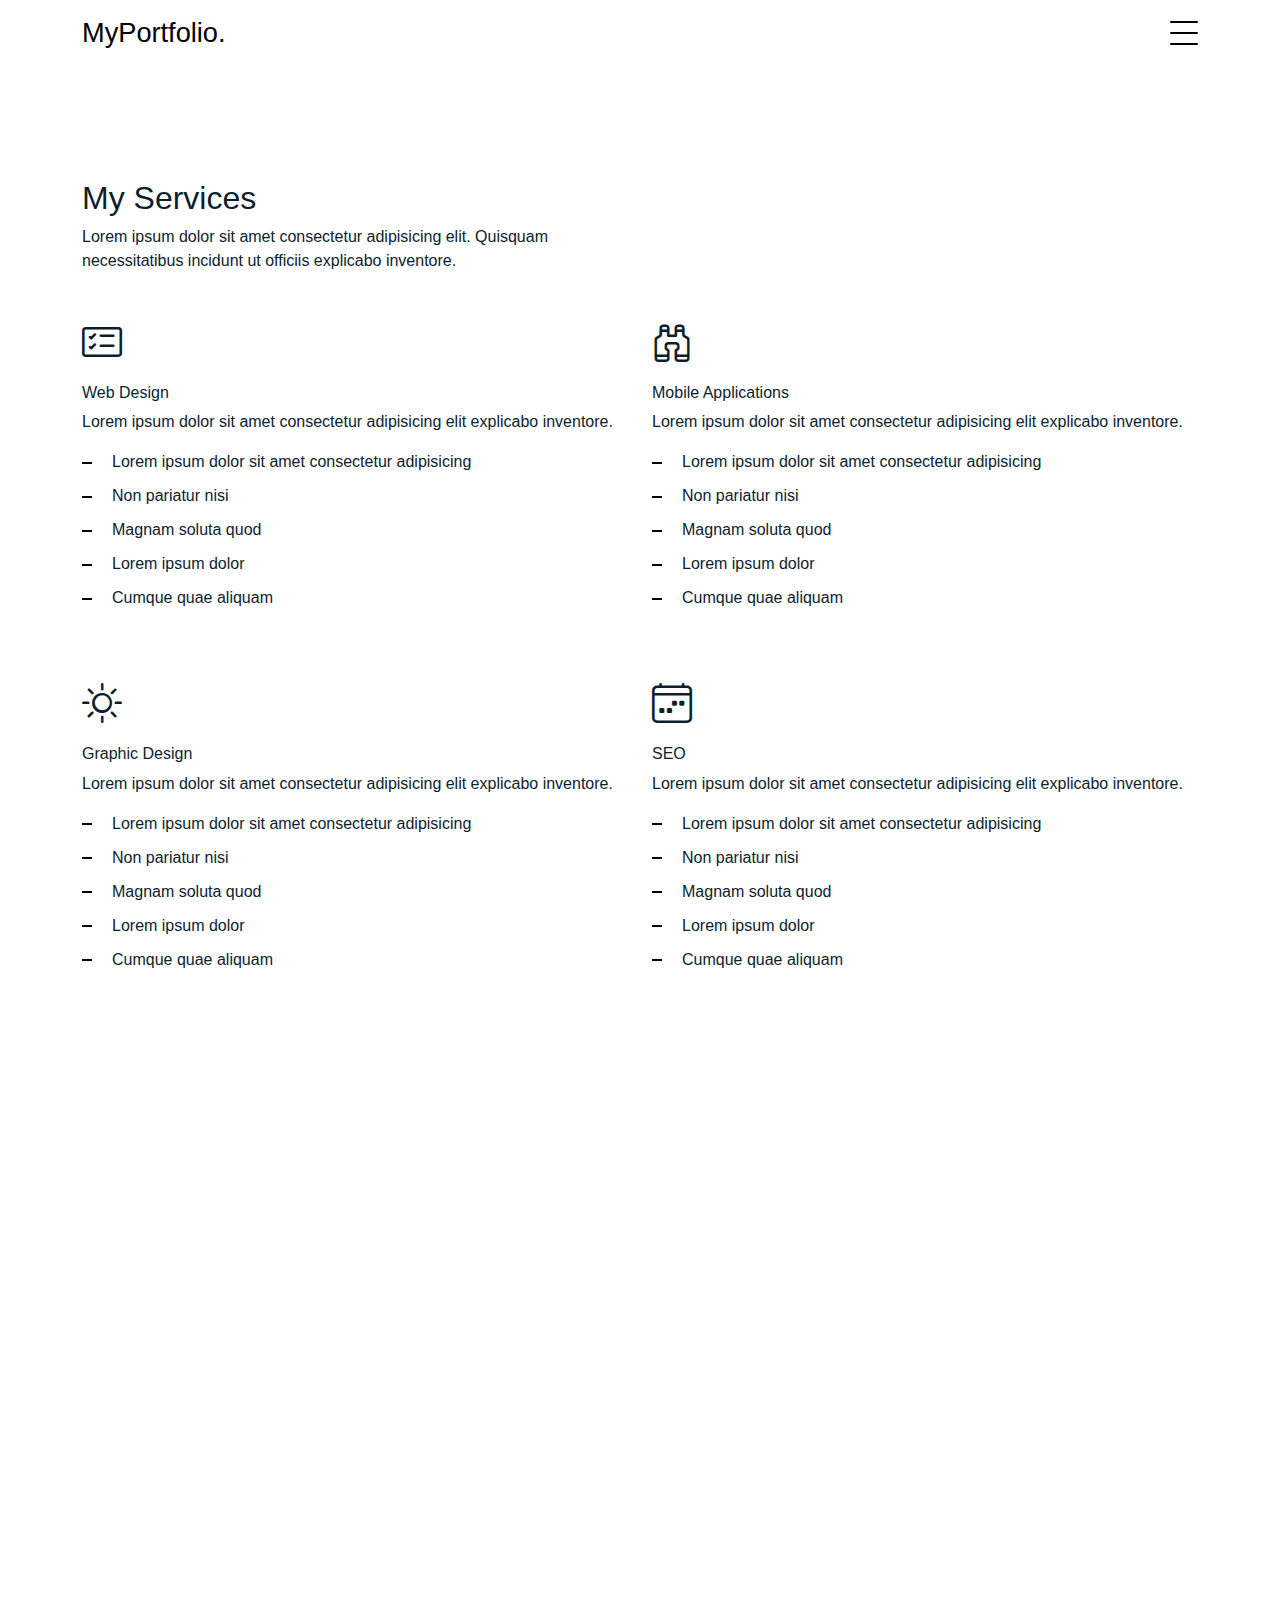
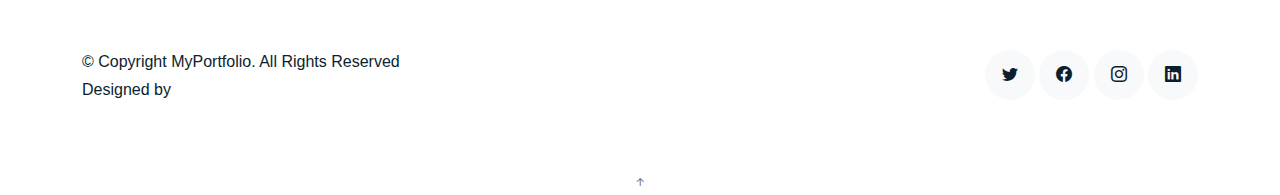
<file: services.html>
<!DOCTYPE html>
<html lang="en">

<head>
  <meta charset="utf-8">
  <meta content="width=device-width, initial-scale=1.0" name="viewport">

  <title>MyPortfolio Bootstrap Template - Services</title>
  <meta content="" name="description">
  <meta content="" name="keywords">

  <!-- Favicons -->
  <link href="assets/img/favicon.png" rel="icon">
  <link href="assets/img/apple-touch-icon.png" rel="apple-touch-icon">

  <!-- Google Fonts -->
  <link href="https://fonts.googleapis.com/css?family=https://fonts.googleapis.com/css?family=Inconsolata:400,500,600,700|Raleway:400,400i,500,500i,600,600i,700,700i" rel="stylesheet">

  <!-- Vendor CSS Files -->
  <link href="assets/vendor/aos/aos.css" rel="stylesheet">
  <link href="assets/vendor/bootstrap/css/bootstrap.min.css" rel="stylesheet">
  <link href="assets/vendor/bootstrap-icons/bootstrap-icons.css" rel="stylesheet">
  <link href="assets/vendor/swiper/swiper-bundle.min.css" rel="stylesheet">

  <!-- Template Main CSS File -->
  <link href="assets/css/style.css" rel="stylesheet">

  <!-- =======================================================
  * Template Name: MyPortfolio
  * Updated: May 30 2023 with Bootstrap v5.3.0
  * Template URL: https://bootstrapmade.com/myportfolio-bootstrap-portfolio-website-template/
  * Author: BootstrapMade.com
  * License: https://bootstrapmade.com/license/
  ======================================================== -->
</head>

<body>

  <!-- ======= Navbar ======= -->
  <div class="collapse navbar-collapse custom-navmenu" id="main-navbar">
    <div class="container py-2 py-md-5">
      <div class="row align-items-start">
        <div class="col-md-2">
          <ul class="custom-menu">
            <li><a href="index.html">Home</a></li>
            <li><a href="about.html">About Me</a></li>
            <li class="active"><a href="services.html">Services</a></li>
            <li><a href="works.html">Works</a></li>
            <li><a href="contact.html">Contact</a></li>
          </ul>
        </div>
        <div class="col-md-6 d-none d-md-block  mr-auto">
          <div class="tweet d-flex">
            <span class="bi bi-twitter text-white mt-2 mr-3"></span>
            <div>
              <p><em>Lorem ipsum dolor sit amet consectetur adipisicing elit. Quisquam necessitatibus incidunt ut officiis explicabo inventore. <br> <a href="#">t.co/v82jsk</a></em></p>
            </div>
          </div>
        </div>
        <div class="col-md-4 d-none d-md-block">
          <h3>Hire Me</h3>
          <p>Lorem ipsum dolor sit amet consectetur adipisicing elit. Quisquam necessitatibus incidunt ut officiisexplicabo inventore. <br> <a href="#">myemail@gmail.com</a></p>
        </div>
      </div>

    </div>
  </div>

  <nav class="navbar navbar-light custom-navbar">
    <div class="container">
      <a class="navbar-brand" href="index.html">MyPortfolio.</a>
      <a href="#" class="burger" data-bs-toggle="collapse" data-bs-target="#main-navbar">
        <span></span>
      </a>
    </div>
  </nav>

  <main id="main">

    <section class="section">
      <div class="container">
        <div class="row mb-4 align-items-center">
          <div class="col-md-6" data-aos="fade-up">

            <h2>My Services</h2>
            <p>Lorem ipsum dolor sit amet consectetur adipisicing elit. Quisquam necessitatibus incidunt ut officiis
              explicabo inventore.</p>

          </div>

        </div>
      </div>

      <div class="site-section pb-0 services">
        <div class="container">

          <div class="row">

            <div class="col-12 col-sm-6 col-md-6 col-lg-6 mb-5" data-aos="fade-up" data-aos-delay="">
              <i class="bi bi-card-checklist"></i>
              <h4 class="h4 mb-2">Web Design</h4>
              <p>Lorem ipsum dolor sit amet consectetur adipisicing elit explicabo inventore.</p>
              <ul class="list-unstyled list-line">
                <li>Lorem ipsum dolor sit amet consectetur adipisicing</li>
                <li>Non pariatur nisi</li>
                <li>Magnam soluta quod</li>
                <li>Lorem ipsum dolor</li>
                <li>Cumque quae aliquam</li>
              </ul>
            </div>
            <div class="col-12 col-sm-6 col-md-6 col-lg-6 mb-5" data-aos="fade-up" data-aos-delay="100">
              <i class="bi bi-binoculars"></i>
              <h4 class="h4 mb-2">Mobile Applications</h4>
              <p>Lorem ipsum dolor sit amet consectetur adipisicing elit explicabo inventore.</p>
              <ul class="list-unstyled list-line">
                <li>Lorem ipsum dolor sit amet consectetur adipisicing</li>
                <li>Non pariatur nisi</li>
                <li>Magnam soluta quod</li>
                <li>Lorem ipsum dolor</li>
                <li>Cumque quae aliquam</li>
              </ul>
            </div>
            <div class="col-12 col-sm-6 col-md-6 col-lg-6 mb-5" data-aos="fade-up" data-aos-delay="">
              <i class="bi bi-brightness-high"></i>
              <h4 class="h4 mb-2">Graphic Design</h4>
              <p>Lorem ipsum dolor sit amet consectetur adipisicing elit explicabo inventore.</p>
              <ul class="list-unstyled list-line">
                <li>Lorem ipsum dolor sit amet consectetur adipisicing</li>
                <li>Non pariatur nisi</li>
                <li>Magnam soluta quod</li>
                <li>Lorem ipsum dolor</li>
                <li>Cumque quae aliquam</li>
              </ul>
            </div>
            <div class="col-12 col-sm-6 col-md-6 col-lg-6 mb-5" data-aos="fade-up" data-aos-delay="100">
              <i class="bi bi-calendar4-week"></i>
              <h4 class="h4 mb-2">SEO</h4>
              <p>Lorem ipsum dolor sit amet consectetur adipisicing elit explicabo inventore.</p>
              <ul class="list-unstyled list-line">
                <li>Lorem ipsum dolor sit amet consectetur adipisicing</li>
                <li>Non pariatur nisi</li>
                <li>Magnam soluta quod</li>
                <li>Lorem ipsum dolor</li>
                <li>Cumque quae aliquam</li>
              </ul>
            </div>
          </div>
        </div>
      </div>
    </section>

    <!-- ======= Testimonials Section ======= -->
    <section class="section pt-0">
      <div class="container">

        <div class="testimonials-slider swiper" data-aos="fade-up" data-aos-delay="100">
          <div class="swiper-wrapper">

            <div class="swiper-slide">
              <div class="testimonial-wrap">
                <div class="testimonial">
                  <img src="assets/img/person_1.jpg" alt="Image" class="img-fluid">
                  <blockquote>
                    <p>Lorem ipsum dolor sit amet consectetur adipisicing elit. Quisquam necessitatibus incidunt ut officiis
                      explicabo inventore.</p>
                  </blockquote>
                  <p>&mdash; Jean Hicks</p>
                </div>
              </div>
            </div><!-- End testimonial item -->

            <div class="swiper-slide">
              <div class="testimonial-wrap">
                <div class="testimonial">
                  <img src="assets/img/person_2.jpg" alt="Image" class="img-fluid">
                  <blockquote>
                    <p>Lorem ipsum dolor sit amet consectetur adipisicing elit. Quisquam necessitatibus incidunt ut officiis
                      explicabo inventore.</p>
                  </blockquote>
                  <p>&mdash; Chris Stanworth</p>
                </div>
              </div>
            </div><!-- End testimonial item -->

          </div>
          <div class="swiper-pagination"></div>
        </div>

      </div>
    </section><!-- End Testimonials Section -->

  </main><!-- End #main -->

  <!-- ======= Footer ======= -->
  <footer class="footer" role="contentinfo">
    <div class="container">
      <div class="row">
        <div class="col-sm-6">
          <p class="mb-1">&copy; Copyright MyPortfolio. All Rights Reserved</p>
          <div class="credits">
            <!--
            All the links in the footer should remain intact.
            You can delete the links only if you purchased the pro version.
            Licensing information: https://bootstrapmade.com/license/
            Purchase the pro version with working PHP/AJAX contact form: https://bootstrapmade.com/buy/?theme=MyPortfolio
          -->
            Designed by <a href="https://bootstrapmade.com/">BootstrapMade</a>
          </div>
        </div>
        <div class="col-sm-6 social text-md-end">
          <a href="#"><span class="bi bi-twitter"></span></a>
          <a href="#"><span class="bi bi-facebook"></span></a>
          <a href="#"><span class="bi bi-instagram"></span></a>
          <a href="#"><span class="bi bi-linkedin"></span></a>
        </div>
      </div>
    </div>
  </footer>

  <a href="#" class="back-to-top d-flex align-items-center justify-content-center"><i class="bi bi-arrow-up-short"></i></a>

  <!-- Vendor JS Files -->
  <script src="assets/vendor/aos/aos.js"></script>
  <script src="assets/vendor/bootstrap/js/bootstrap.bundle.min.js"></script>
  <script src="assets/vendor/isotope-layout/isotope.pkgd.min.js"></script>
  <script src="assets/vendor/swiper/swiper-bundle.min.js"></script>
  <script src="assets/vendor/php-email-form/validate.js"></script>

  <!-- Template Main JS File -->
  <script src="assets/js/main.js"></script>

</body>

</html>
</file>
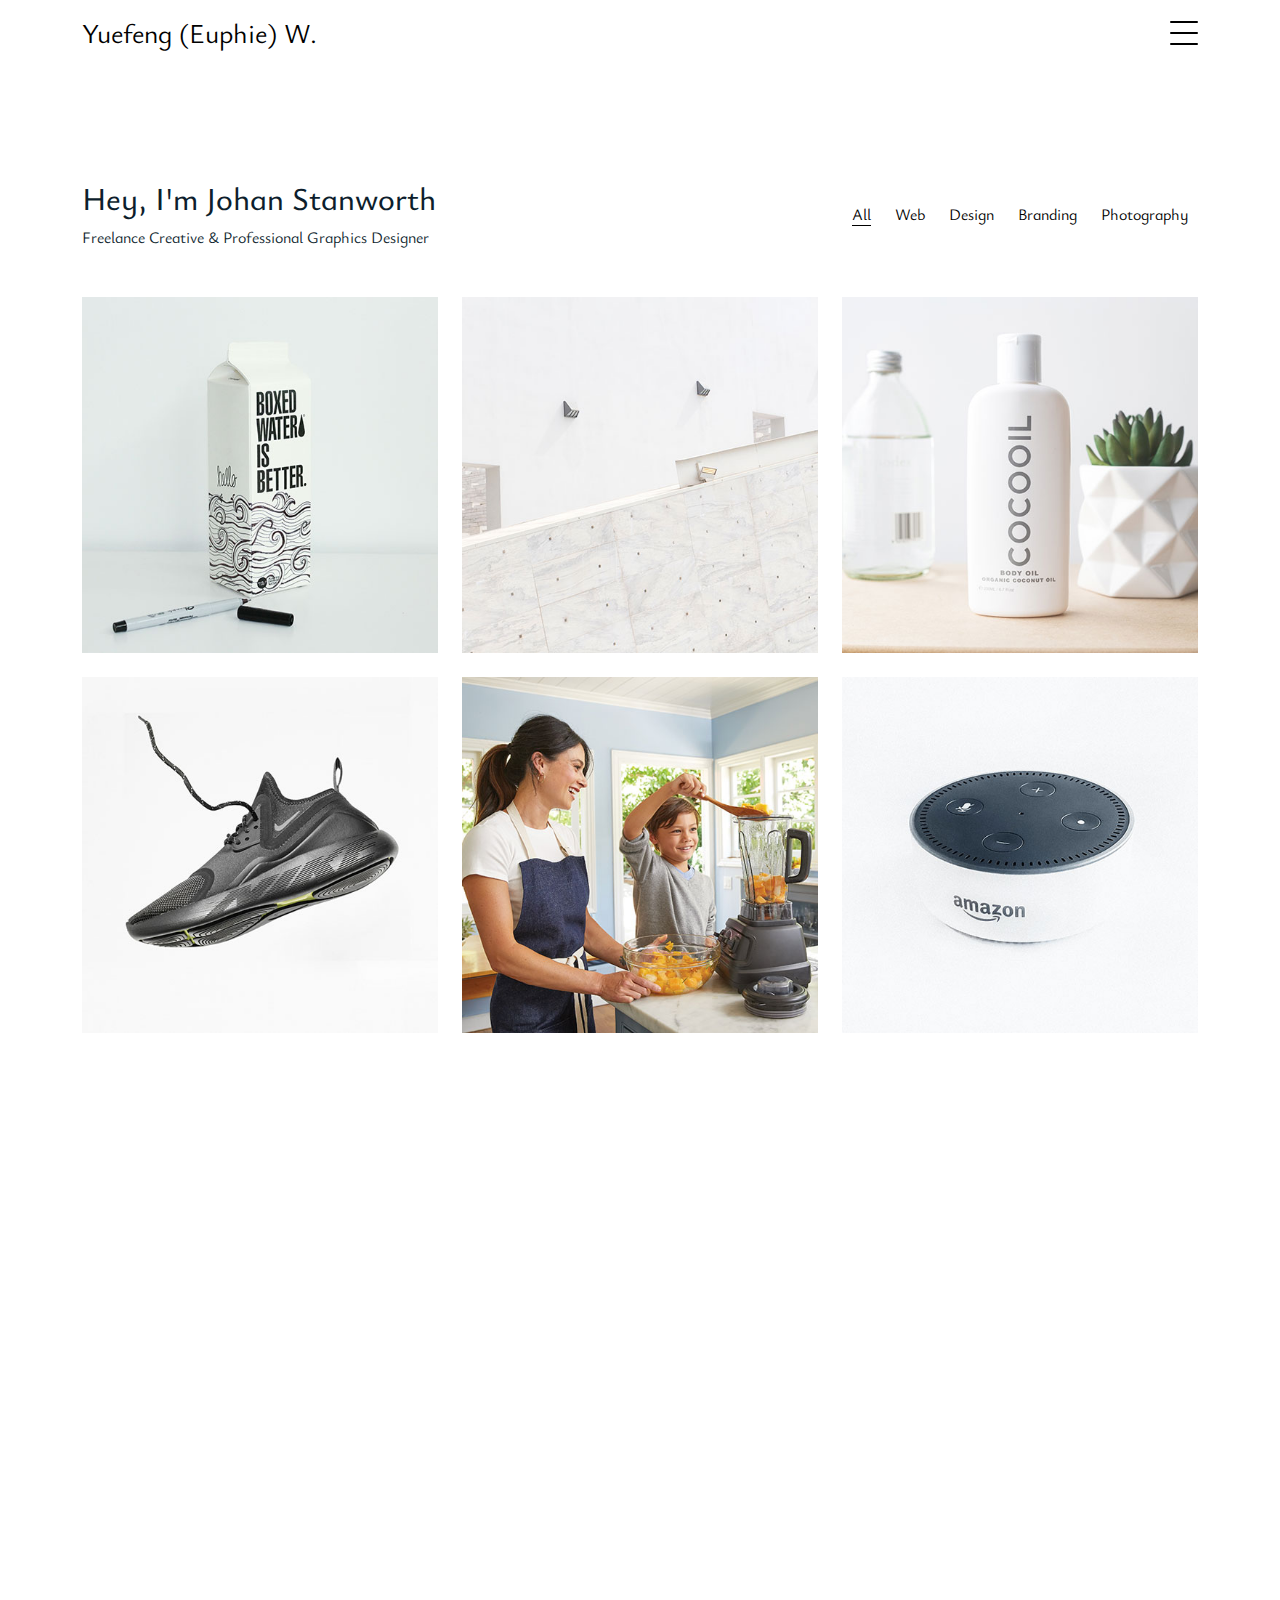
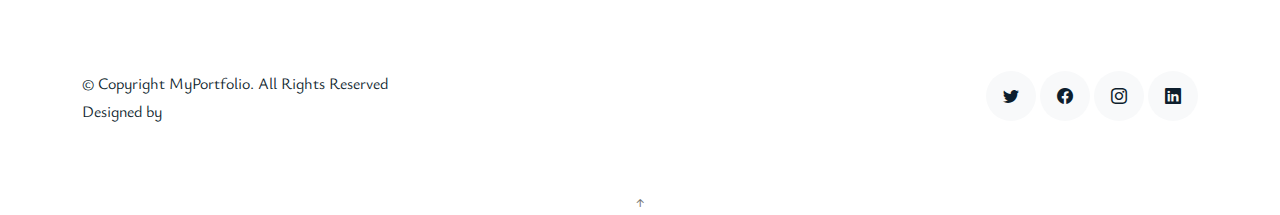
<file: works.html>
<!DOCTYPE html>
<html lang="en">

<head>
  <meta charset="utf-8">
  <meta content="width=device-width, initial-scale=1.0" name="viewport">
  <!-- https://cieranmurphy.com/ -->
  <title>Yuefeng (Euphie) Wang</title>
  <meta content="" name="description">
  <meta content="" name="keywords">

  <!-- Favicons -->
  <link href="assets/img/favicon.ico" rel="icon">
  <link href="assets/img/favicon.ico" rel="apple-touch-icon">

  <!-- Google Fonts -->
  <!-- <link rel="preconnect" href="https://fonts.googleapis.com">
  <link rel="preconnect" href="https://fonts.gstatic.com" crossorigin> -->
  <link
    href="https://fonts.googleapis.com/css2?family=Ysabeau+Infant:ital,wght@0,1;0,100;0,200;0,300;0,500;0,600;0,800;0,900;1,200&display=swap"
    rel="stylesheet">
  <!-- <link href="https://fonts.googleapis.com/css?family=https://fonts.googleapis.com/css?family=Inconsolata:400,500,600,700|Raleway:400,400i,500,500i,600,600i,700,700i" rel="stylesheet"> -->

  <!-- Vendor CSS Files -->
  <link href="assets/vendor/aos/aos.css" rel="stylesheet">
  <link href="assets/vendor/bootstrap/css/bootstrap.min.css" rel="stylesheet">
  <link href="assets/vendor/bootstrap-icons/bootstrap-icons.css" rel="stylesheet">
  <link href="assets/vendor/swiper/swiper-bundle.min.css" rel="stylesheet">

  <!-- Template Main CSS File -->
  <link href="assets/css/style.css" rel="stylesheet">

  <!-- =======================================================
  * Template Name: MyPortfolio
  * Updated: May 30 2023 with Bootstrap v5.3.0
  * Template URL: https://bootstrapmade.com/myportfolio-bootstrap-portfolio-website-template/
  * Author: BootstrapMade.com
  * License: https://bootstrapmade.com/license/
  ======================================================== -->
</head>

<body>

  <!-- ======= Navbar ======= -->
  <div class="collapse navbar-collapse custom-navmenu" id="main-navbar">
    <div class="container py-2 py-md-5">
      <div class="row align-items-start">
        <div class="col-md-2">
          <ul class="custom-menu">
            <li class="active"><a href="index.html">Home</a></li>
            <li><a href="about.html">About Me</a></li>
            <li><a href="services.html">Services</a></li>
            <li><a href="works.html">Works</a></li>
            <li><a href="contact.html">Contact</a></li>
          </ul>
        </div>
        <div class="col-md-6 d-none d-md-block  mr-auto">
          <div class="tweet d-flex">
            <div>
              <p><em>A well-rounded expert in both Web Development and Traffic Engineering, with proficiency in multiple programming languages and technologies. Seamlessly combine technical proficiency with artistic flair to develop effective solutions with a lasting impact.<br></em></p>
            </div>
          </div>
        </div>
        <div class="col-md-4 d-none d-md-block">
          <h3>Hire Me</h3>
          <p>Web Developer | Photographer | Graphics Designer <br> <a href="#">aadoki@gmail.com</a></p>
        </div>
      </div>

    </div>
  </div>

  <nav class="navbar navbar-light custom-navbar">
    <div class="container">
      <a class="navbar-brand" href="index.html">Yuefeng (Euphie) W.</a>
      <a href="#" class="burger" data-bs-toggle="collapse" data-bs-target="#main-navbar">
        <span></span>
      </a>
    </div>
  </nav>

  <main id="main">

    <!-- ======= Works Section ======= -->
    <section class="section site-portfolio">
      <div class="container">
        <div class="row mb-5 align-items-center">
          <div class="col-md-12 col-lg-6 mb-4 mb-lg-0" data-aos="fade-up">
            <h2>Hey, I'm Johan Stanworth</h2>
            <p class="mb-0">Freelance Creative &amp; Professional Graphics Designer</p>
          </div>
          <div class="col-md-12 col-lg-6 text-start text-lg-end" data-aos="fade-up" data-aos-delay="100">
            <div id="filters" class="filters">
              <a href="#" data-filter="*" class="active">All</a>
              <a href="#" data-filter=".web">Web</a>
              <a href="#" data-filter=".design">Design</a>
              <a href="#" data-filter=".branding">Branding</a>
              <a href="#" data-filter=".photography">Photography</a>
            </div>
          </div>
        </div>
        <div id="portfolio-grid" class="row no-gutter" data-aos="fade-up" data-aos-delay="200">
          <div class="item web col-sm-6 col-md-4 col-lg-4 mb-4">
            <a href="work-single.html" class="item-wrap fancybox">
              <div class="work-info">
                <h3>Boxed Water</h3>
                <span>Web</span>
              </div>
              <img class="img-fluid" src="assets/img/img_1.jpg">
            </a>
          </div>
          <div class="item photography col-sm-6 col-md-4 col-lg-4 mb-4">
            <a href="work-single.html" class="item-wrap fancybox">
              <div class="work-info">
                <h3>Build Indoo</h3>
                <span>Photography</span>
              </div>
              <img class="img-fluid" src="assets/img/img_2.jpg">
            </a>
          </div>
          <div class="item branding col-sm-6 col-md-4 col-lg-4 mb-4">
            <a href="work-single.html" class="item-wrap fancybox">
              <div class="work-info">
                <h3>Cocooil</h3>
                <span>Branding</span>
              </div>
              <img class="img-fluid" src="assets/img/img_3.jpg">
            </a>
          </div>
          <div class="item design col-sm-6 col-md-4 col-lg-4 mb-4">
            <a href="work-single.html" class="item-wrap fancybox">
              <div class="work-info">
                <h3>Nike Shoe</h3>
                <span>Design</span>
              </div>
              <img class="img-fluid" src="assets/img/img_4.jpg">
            </a>
          </div>
          <div class="item photography col-sm-6 col-md-4 col-lg-4 mb-4">
            <a href="work-single.html" class="item-wrap fancybox">
              <div class="work-info">
                <h3>Kitchen Sink</h3>
                <span>Photography</span>
              </div>
              <img class="img-fluid" src="assets/img/img_5.jpg">
            </a>
          </div>
          <div class="item branding col-sm-6 col-md-4 col-lg-4 mb-4">
            <a href="work-single.html" class="item-wrap fancybox">
              <div class="work-info">
                <h3>Amazon</h3>
                <span>brandingn</span>
              </div>
              <img class="img-fluid" src="assets/img/img_6.jpg">
            </a>
          </div>
        </div>
      </div>
    </section><!-- End  Works Section -->

    <!-- ======= Testimonials Section ======= -->
    <section class="section pt-0">
      <div class="container">

        <div class="testimonials-slider swiper" data-aos="fade-up" data-aos-delay="100">
          <div class="swiper-wrapper">

            <div class="swiper-slide">
              <div class="testimonial-wrap">
                <div class="testimonial">
                  <img src="assets/img/person_1.jpg" alt="Image" class="img-fluid">
                  <blockquote>
                    <p>Lorem ipsum dolor sit amet consectetur adipisicing elit. Quisquam necessitatibus incidunt ut officiis
                      explicabo inventore.</p>
                  </blockquote>
                  <p>&mdash; Jean Hicks</p>
                </div>
              </div>
            </div><!-- End testimonial item -->

            <div class="swiper-slide">
              <div class="testimonial-wrap">
                <div class="testimonial">
                  <img src="assets/img/person_2.jpg" alt="Image" class="img-fluid">
                  <blockquote>
                    <p>Lorem ipsum dolor sit amet consectetur adipisicing elit. Quisquam necessitatibus incidunt ut officiis
                      explicabo inventore.</p>
                  </blockquote>
                  <p>&mdash; Chris Stanworth</p>
                </div>
              </div>
            </div><!-- End testimonial item -->

          </div>
          <div class="swiper-pagination"></div>
        </div>

      </div>
    </section><!-- End Testimonials Section -->

  </main><!-- End #main -->

  <!-- ======= Footer ======= -->
  <footer class="footer" role="contentinfo">
    <div class="container">
      <div class="row">
        <div class="col-sm-6">
          <p class="mb-1">&copy; Copyright MyPortfolio. All Rights Reserved</p>
          <div class="credits">
            <!--
            All the links in the footer should remain intact.
            You can delete the links only if you purchased the pro version.
            Licensing information: https://bootstrapmade.com/license/
            Purchase the pro version with working PHP/AJAX contact form: https://bootstrapmade.com/buy/?theme=MyPortfolio
          -->
            Designed by <a href="https://bootstrapmade.com/">BootstrapMade</a>
          </div>
        </div>
        <div class="col-sm-6 social text-md-end">
          <a href="#"><span class="bi bi-twitter"></span></a>
          <a href="#"><span class="bi bi-facebook"></span></a>
          <a href="#"><span class="bi bi-instagram"></span></a>
          <a href="#"><span class="bi bi-linkedin"></span></a>
        </div>
      </div>
    </div>
  </footer>

  <a href="#" class="back-to-top d-flex align-items-center justify-content-center"><i class="bi bi-arrow-up-short"></i></a>

  <!-- Vendor JS Files -->
  <script src="assets/vendor/aos/aos.js"></script>
  <script src="assets/vendor/bootstrap/js/bootstrap.bundle.min.js"></script>
  <script src="assets/vendor/isotope-layout/isotope.pkgd.min.js"></script>
  <script src="assets/vendor/swiper/swiper-bundle.min.js"></script>
  <script src="assets/vendor/php-email-form/validate.js"></script>

  <!-- Template Main JS File -->
  <script src="assets/js/main.js"></script>

</body>

</html>
</file>
<file: assets/css/style.css>
/**
* Template Name: MyPortfolio
* Updated: May 30 2023 with Bootstrap v5.3.0
* Template URL: https://bootstrapmade.com/myportfolio-bootstrap-portfolio-website-template/
* Author: BootstrapMade.com
* License: https://bootstrapmade.com/license/
*/

/*--------------------------------------------------------------
# General
--------------------------------------------------------------*/
body {
  font-family: "Ysabeau Infant", sans-serif;
  color: #0d1e2d;
}

a {
  color: #777;
  text-decoration: none;
}

a:hover {
  color: #000;
}

h1,
h2,
h3,
h4,
h5,
h6,
.font-heading {
  font-family: "Ysabeau Infant", sans-serif;
}

.section {
  padding: 7rem 0;
}

.filters a {
  text-decoration: none;
  color: #000;
  display: inline-block;
  padding-left: 10px;
  padding-right: 10px;
  position: relative;
}

.filters a:hover,
.filters a:focus,
.filters a:active {
  text-decoration: none;
}

.filters a:hover:before {
  content: "";
  position: absolute;
  left: 10px;
  right: 10px;
  bottom: 0;
  height: 1px;
  background-color: #000;
}

.filters a.active {
  color: #000;
}

.filters a.active:before {
  content: "";
  position: absolute;
  left: 10px;
  right: 10px;
  bottom: 0;
  height: 1px;
  background-color: #000;
}

.item {
  border: none;
  margin-bottom: 30px;
}

.item .item-wrap {
  display: block;
  position: relative;
  overflow: hidden;
}

.item .item-wrap:after {
  z-index: 2;
  position: absolute;
  content: "";
  top: 0;
  left: 0;
  right: 0;
  bottom: 0;
  background: rgba(0, 0, 0, 0.4);
  visibility: hidden;
  opacity: 0;
  transition: 0.3s all ease-in-out;
}

.item .item-wrap img {
  transition: 0.3s transform ease;
  transform: scale(1);
}

.item .item-wrap>.work-info {
  position: absolute;
  top: 50%;
  width: 100%;
  text-align: center;
  z-index: 3;
  transform: translateY(-50%);
  color: #fff;
  opacity: 0;
  visibility: hidden;
  margin-top: 20px;
  transition: 0.3s all ease;
}

.item .item-wrap>.work-info h3 {
  font-size: 20px;
  margin-bottom: 0;
}

.item .item-wrap>.work-info span {
  font-size: 14px;
  text-transform: uppercase;
  letter-spacing: 0.2rem;
}

.item .item-wrap:hover {
  text-decoration: none;
}


/* Smartphones display item-wrap----------- */

@media (max-width: 767px) {
  .item .item-wrap>.work-info {
    opacity: 1;
    visibility: visible;
  }
}


.item .item-wrap:hover img {
  transform: scale(1.05);
}

.item .item-wrap:hover:after {
  opacity: 1;
  visibility: visible;
}

.item .item-wrap:hover .work-info {
  margin-top: 0px;
  opacity: 1;
  visibility: visible;
}

.testimonial-wrap {
  padding: 50px 50px 80px 50px;
  background: #eceff2;
}

.testimonial-wrap .testimonial {
  text-align: center;
  max-width: 500px;
  margin: 0 auto;
}

.testimonial-wrap .testimonial img {
  border-radius: 50%;
  width: 120px;
  margin: 0 auto 30px auto;
}

.testimonial-wrap .testimonial blockquote p {
  font-size: 20px;
}

.h3 {
  font-size: 20px;
}

.h4 {
  font-size: 16px;
}

.heading {
  font-size: 28px;
}

.readmore {
  display: inline-block;
  border: 1px solid #000;
  padding: 10px 15px;
  font-size: 12px;
  text-transform: uppercase;
  color: #000;
  transition: 0.2s all ease;
  font-weight: 700;
}

.readmore:active,
.readmore:focus,
.readmore:hover {
  outline: none;
}

.readmore:hover {
  color: #fff;
  text-decoration: none;
  background: #000;
}

.testimonials-slider .swiper-pagination {
  margin-top: -60px;
  position: relative;
}

.testimonials-slider .swiper-pagination .swiper-pagination-bullet {
  width: 12px;
  height: 12px;
  background-color: rgba(13, 30, 45, 0.3);
  opacity: 1;
}

.testimonials-slider .swiper-pagination .swiper-pagination-bullet-active {
  background-color: rgba(13, 30, 45, 0.6);
}

.sticky-content {
  position: sticky;
  position: -webkit-sticky;
  top: 0;
  /* required */
}

.list-line li {
  margin-bottom: 10px;
  position: relative;
  padding-left: 30px;
}

.list-line li:before {
  content: "";
  position: absolute;
  left: 0;
  top: 0.7rem;
  width: 10px;
  height: 2px;
  background: #000;
}

.form-control {
  border-radius: 0;
  background: #f8f9fa;
  border: 1px solid transparent;
  padding-top: 10px !important;
  padding-bottom: 10px !important;
}

.form-control:active,
.form-control:focus {
  background: #eff1f4;
  outline: none;
  box-shadow: none;
  border: 1px solid transparent;
}

.custom-progress {
  height: 7px;
  border-radius: 0;
}

.custom-progress .progress-bar {
  background: #000;
}

/* Services */
.services i {
  font-size: 40px;
}

.services h4 {
  padding-top: 10px;
}

/* Contact Form */
.php-email-form .error-message {
  display: none;
  color: #fff;
  background: #ed3c0d;
  text-align: left;
  padding: 15px;
  font-weight: 600;
}

.php-email-form .error-message br+br {
  margin-top: 25px;
}

.php-email-form .sent-message {
  display: none;
  color: #fff;
  background: #18d26e;
  text-align: center;
  padding: 15px;
  font-weight: 600;
}

.php-email-form .loading {
  display: none;
  background: #fff;
  text-align: center;
  padding: 15px;
}

.php-email-form .loading:before {
  content: "";
  display: inline-block;
  border-radius: 50%;
  width: 24px;
  height: 24px;
  margin: 0 10px -6px 0;
  border: 3px solid #18d26e;
  border-top-color: #eee;
  animation: animate-loading 1s linear infinite;
}

@keyframes animate-loading {
  0% {
    transform: rotate(0deg);
  }

  100% {
    transform: rotate(360deg);
  }
}

/*--------------------------------------------------------------
# Header
--------------------------------------------------------------*/
/* Custom Navmenu */
.custom-navmenu {
  background: #0d1e2d;
}

.custom-navmenu .custom-menu,
.custom-navmenu .custom-menu li {
  padding: 0;
  margin: 0;
  list-style: none;
}

.custom-navmenu .custom-menu li {
  margin-bottom: 0;
  font-size: 20px;
}

.custom-navmenu .custom-menu li a {
  color: #fff;
  padding: 10px 0 !important;
}

.custom-navmenu .custom-menu li a:hover {
  color: #9e9e9e;
  text-decoration: none;
}

.custom-navmenu .custom-menu li.active a {
  text-decoration: underline;
}

.custom-navmenu h3 {
  font-size: 20px;
  color: #fff;
}

.custom-navmenu p {
  color: rgba(255, 255, 255, 0.6);
}

.custom-navmenu a {
  color: rgba(255, 255, 255, 0.7);
}

.custom-navmenu a:hover {
  color: #fff;
}

/* Custom Navbar */
.custom-navbar {
  /* padding-top: 50px; */
  width: 100%;
}

@media (max-width: 780px) {
  .custom-navbar>.container {
    padding-right: 0;
    padding-left: 0;
  }
}

.custom-navbar .navbar-brand {
  font-size: 1.7rem;
}

/* Burger */
.burger {
  width: 28px;
  height: 32px;
  cursor: pointer;
  position: relative;
}

.burger:before,
.burger span,
.burger:after {
  width: 100%;
  height: 2px;
  display: block;
  background: #000;
  border-radius: 2px;
  position: absolute;
  opacity: 1;
}

.burger:before,
.burger:after {
  transition: top 0.35s cubic-bezier(0.23, 1, 0.32, 1), transform 0.35s cubic-bezier(0.23, 1, 0.32, 1), opacity 0.35s cubic-bezier(0.23, 1, 0.32, 1), background-color 1.15s cubic-bezier(0.86, 0, 0.07, 1);
  -webkit-transition: top 0.35s cubic-bezier(0.23, 1, 0.32, 1), -webkit-transform 0.35s cubic-bezier(0.23, 1, 0.32, 1), opacity 0.35s cubic-bezier(0.23, 1, 0.32, 1), background-color 1.15s cubic-bezier(0.86, 0, 0.07, 1);
  content: "";
}

.burger:before {
  top: 4px;
}

.burger span {
  top: 15px;
}

.burger:after {
  top: 26px;
}

/* Hover */
.burger:hover:before {
  top: 7px;
}

.burger:hover:after {
  top: 23px;
}

/* Click */
.burger.active span {
  opacity: 0;
}

.burger.active:before,
.burger.active:after {
  top: 40%;
}

.burger.active:before {
  transform: rotate(45deg);
}

.burger.active:after {
  transform: rotate(-45deg);
}

.burger:focus {
  outline: none;
}

/*--------------------------------------------------------------
# Footer
--------------------------------------------------------------*/
.footer {
  padding: 0 0 4rem 0;
}

.footer a {
  color: #ffffff;
}

.social a {
  display: inline-block;
  width: 50px;
  height: 50px;
  border-radius: 50%;
  background: #f8f9fa;
  position: relative;
  text-align: center;
  color: #0d1e2d;
}

.social a span {
  display: inline-block;
  left: 50%;
  position: absolute;
  top: 50%;
  transform: translate(-50%, -50%);
}

.social a:hover {
  color: #000;
}




/* SECTION VERTICAL TABS */
.vertical-tabs {
  margin-right: 20px;
}

.vertical-tabs .nav-pills .nav-link {
  padding: 10px 20px;
  border-radius: 0;
  border: none;
  color: #000;
  transition: background-color 0.3s;
}

.vertical-tabs .nav-pills .nav-link.active,
.vertical-tabs .nav-pills .nav-link:hover {
  background-color: #f0f6f4;
}
/* Tab Content */
.tab-content {
  padding: 20px;
}

.tab-pane.fade {
  display: none;
}

.tab-pane.show {
  display: block;
}

.tab-pane.active {
  display: block;
}

/* .section.site-portfolio {
  margin-bottom: 40px;
} */


/* Adjust the rest of your existing CSS styles as needed */
</file>
